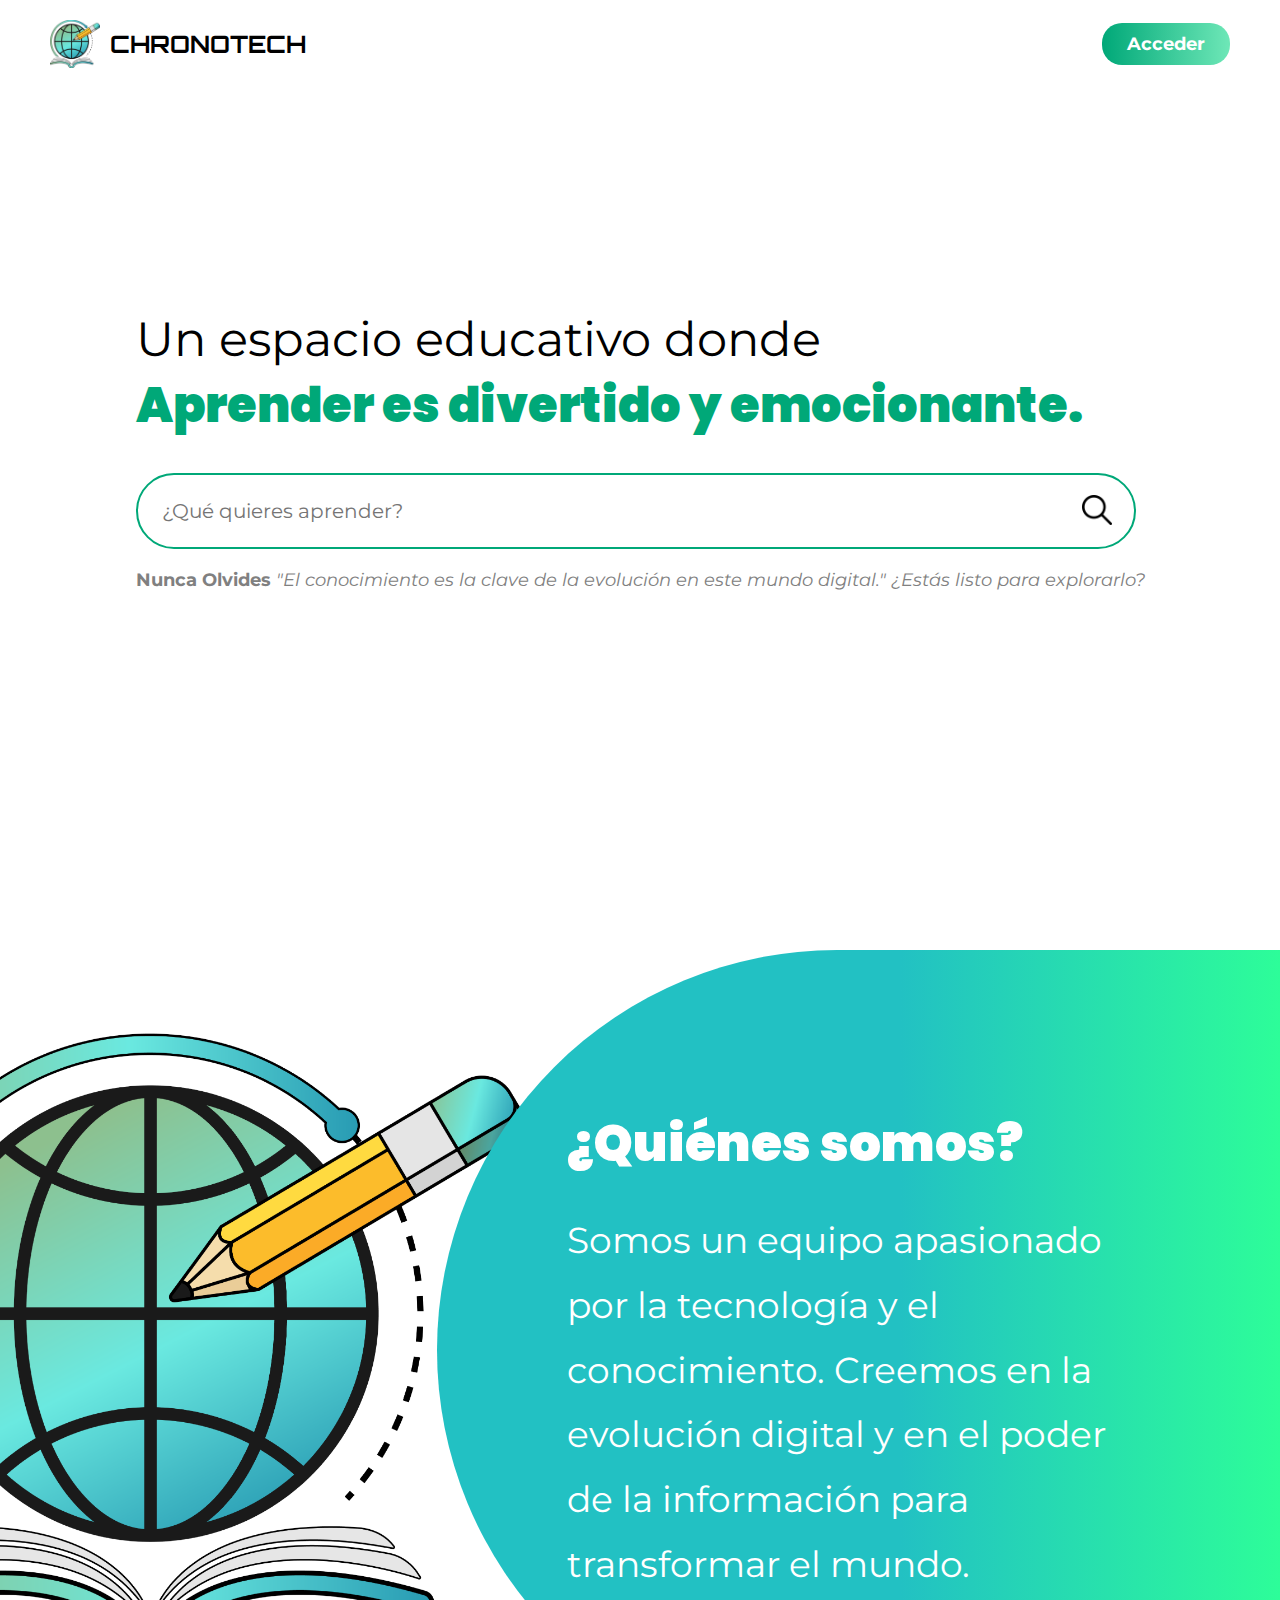
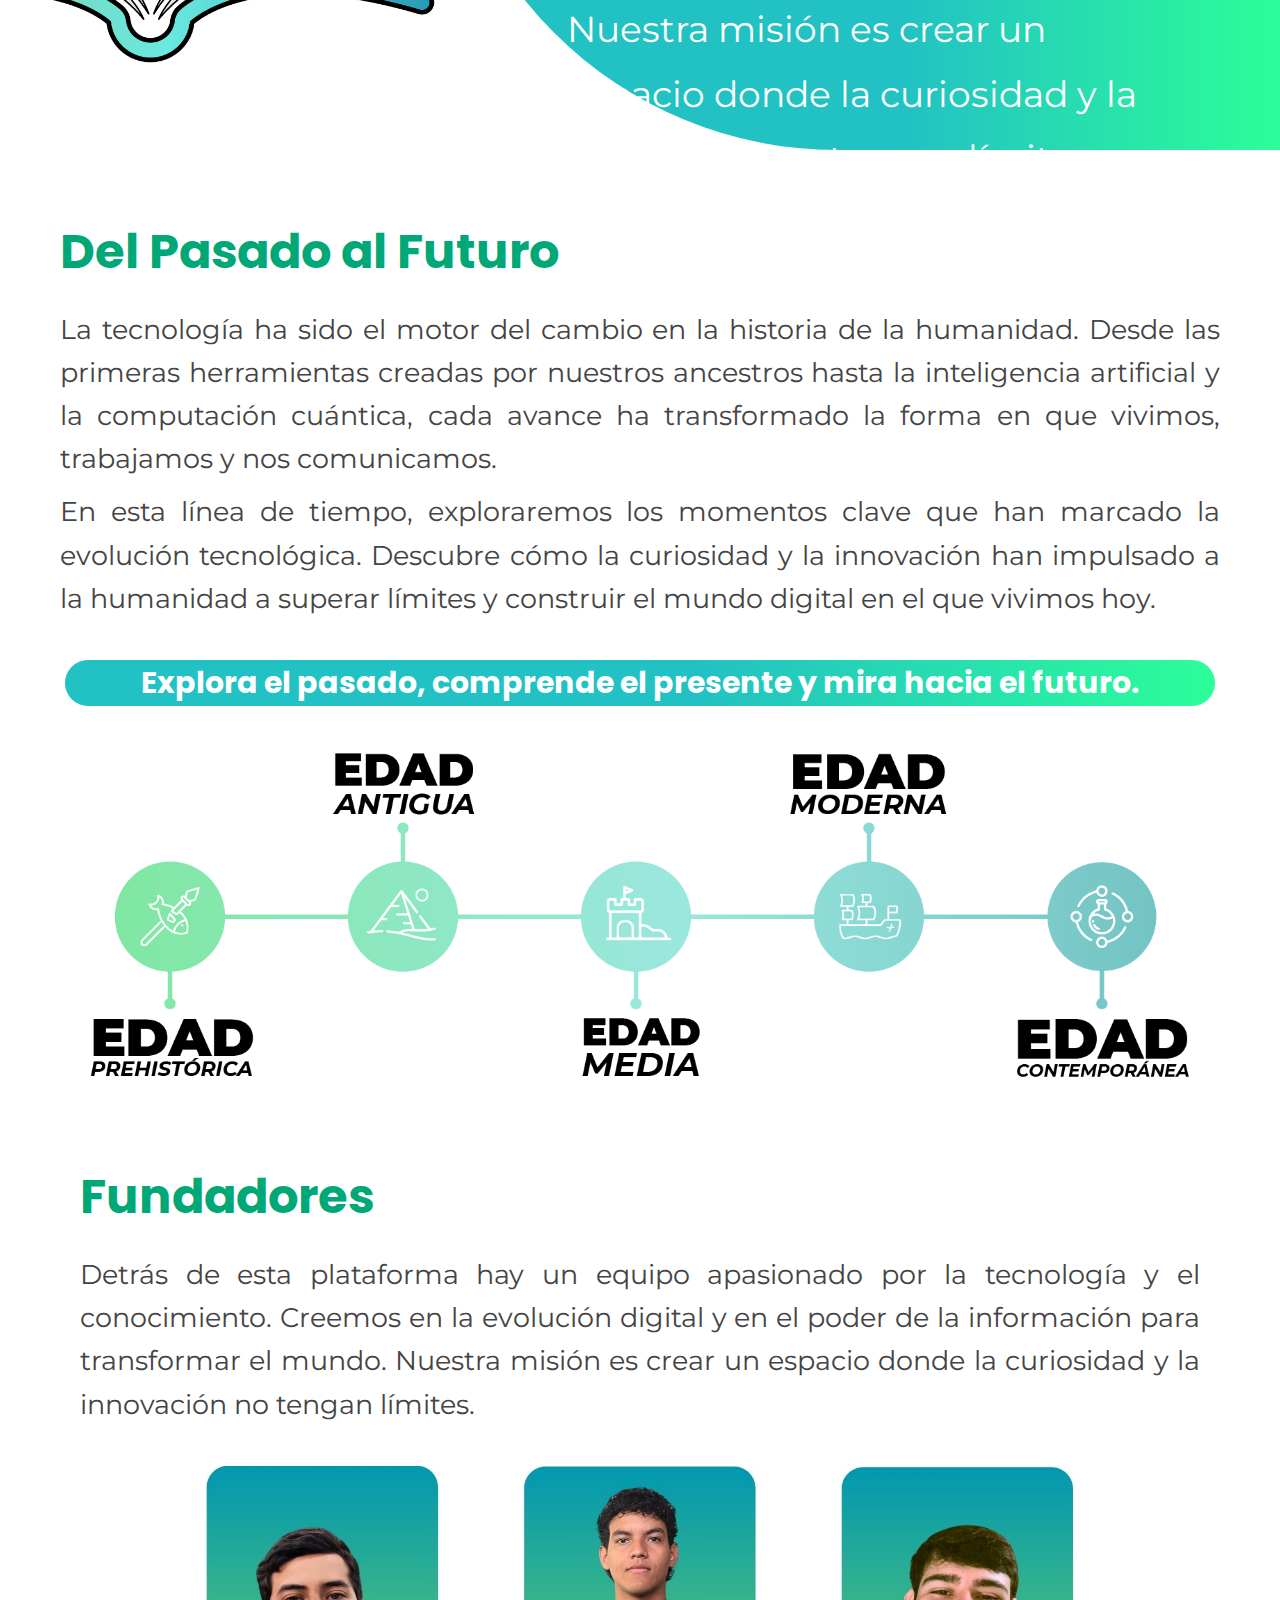
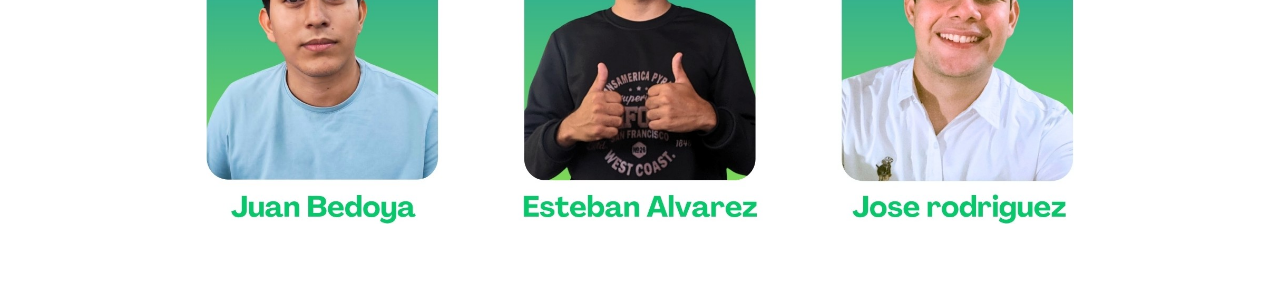
<file: index.html>
<!DOCTYPE html>
<html lang="es">
<head>
    <meta charset="UTF-8">
    <meta name="viewport" content="width=device-width, initial-scale=1.0">
    <title>Chronotech</title>
    <link rel="stylesheet" href="assets/css/pagina.css">
    <link href="https://fonts.googleapis.com/css2?family=Orbitron:wght@400;700&family=Poppins:wght@400;700&display=swap" rel="stylesheet">
</head>
<body>
    <section class="hero">
        <header>
            <div class="logo">
                <img src="./assets/img/logo.png" alt="Chronotech Logo">
                <h1>CHRONOTECH</h1>
            </div>
            <button class="login-button">Acceder</button>
        </header>

        <div class="content">
            <h2>Un espacio educativo donde</h2>
            <h2><span class="highlight">Aprender es divertido y emocionante.</span></h2>

            <div class="search-box">
                <input type="text" placeholder="¿Qué quieres aprender?">
                <button><img src="assets/img/search-icon.png" alt="Buscar"></button>
            </div>

            <p class="reminder"><strong>Nunca Olvides</strong> <em>"El conocimiento es la clave de la evolución en este mundo digital." ¿Estás listo para explorarlo?</em></p>
        </div>
    </section>

    <section class="about">
        <div class="about-content">
            <div class="about-image">
                <img src="assets/img/quienes.png" alt="Mundo digital y aprendizaje">
            </div>
            <div class="about-text">
                <h2><span class="highlight">¿Quiénes somos?</span></h2>
                <p>Somos un equipo apasionado por la tecnología y el conocimiento. Creemos en la evolución digital y en el poder de la información para transformar el mundo.</p>
                <p>Nuestra misión es crear un espacio donde la curiosidad y la innovación no tengan límites.</p>
            </div>
        </div>
    </section>

    <section class="timeline">
        <h2 class="timeline-title">Del Pasado al Futuro</h2>
        <p class="timeline-description">La tecnología ha sido el motor del cambio en la historia de la humanidad. Desde las primeras herramientas creadas por nuestros ancestros hasta la inteligencia artificial y la computación cuántica, cada avance ha transformado la forma en que vivimos, trabajamos y nos comunicamos.</p>
        <p class="timeline-description2">En esta línea de tiempo, exploraremos los momentos clave que han marcado la evolución tecnológica. Descubre cómo la curiosidad y la innovación han impulsado a la humanidad a superar límites y construir el mundo digital en el que vivimos hoy.</p>
        <h3 class="timeline-subtitle">Explora el pasado, comprende el presente y mira hacia el futuro.</h3>
        <img src="assets/img/linea.png" alt="Línea de tiempo tecnológica" class="timeline-image">
    </section>

    <section class="fundadores">
        <h2>Fundadores</h2>
        <p>
            Detrás de esta plataforma hay un equipo apasionado por la tecnología y el conocimiento.
            Creemos en la evolución digital y en el poder de la información para transformar el mundo.
            Nuestra misión es crear un espacio donde la curiosidad y la innovación no tengan límites.
        </p>
        <div class="imagen-fundadores">
            <img src="assets/img/fundadores.jpg" alt="Fundadores de la plataforma">
        </div>
    </section>

<script src="assets/js/pagina.js"></script>
</body>
</html>
</file>
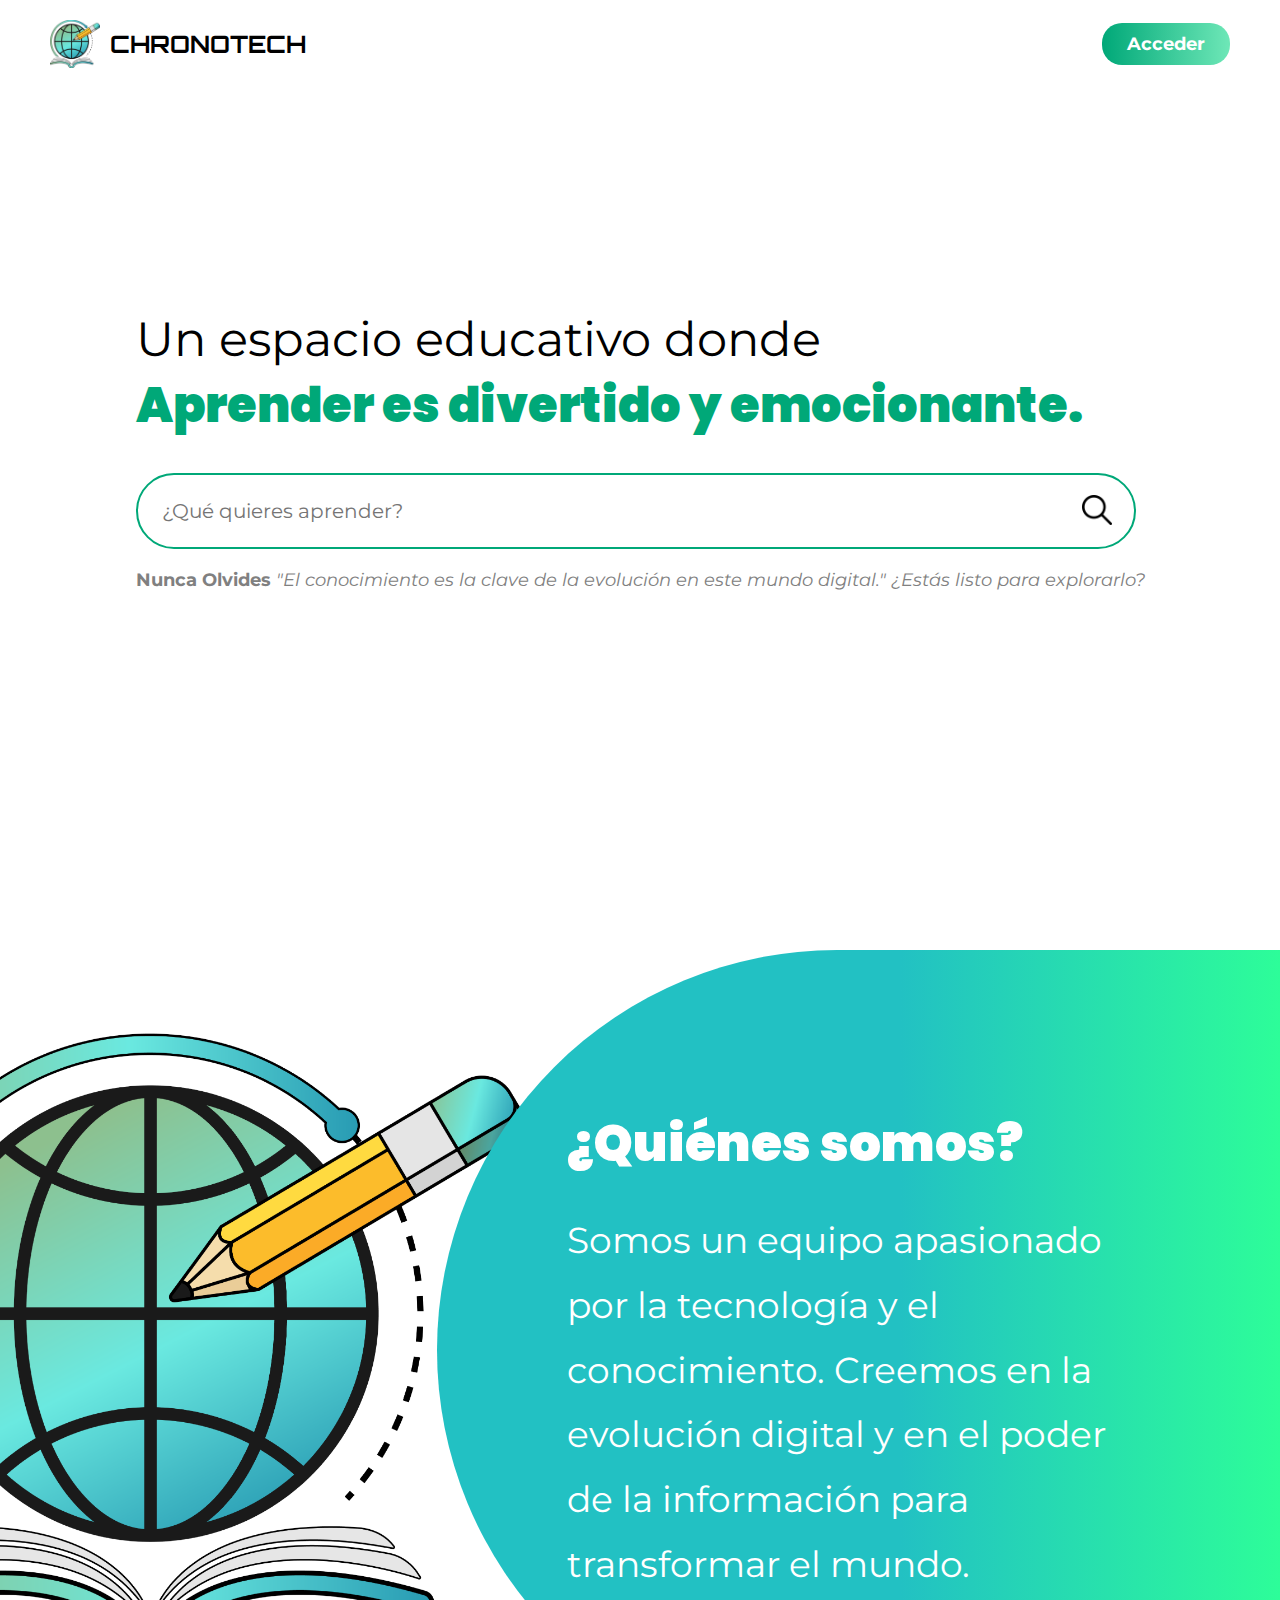
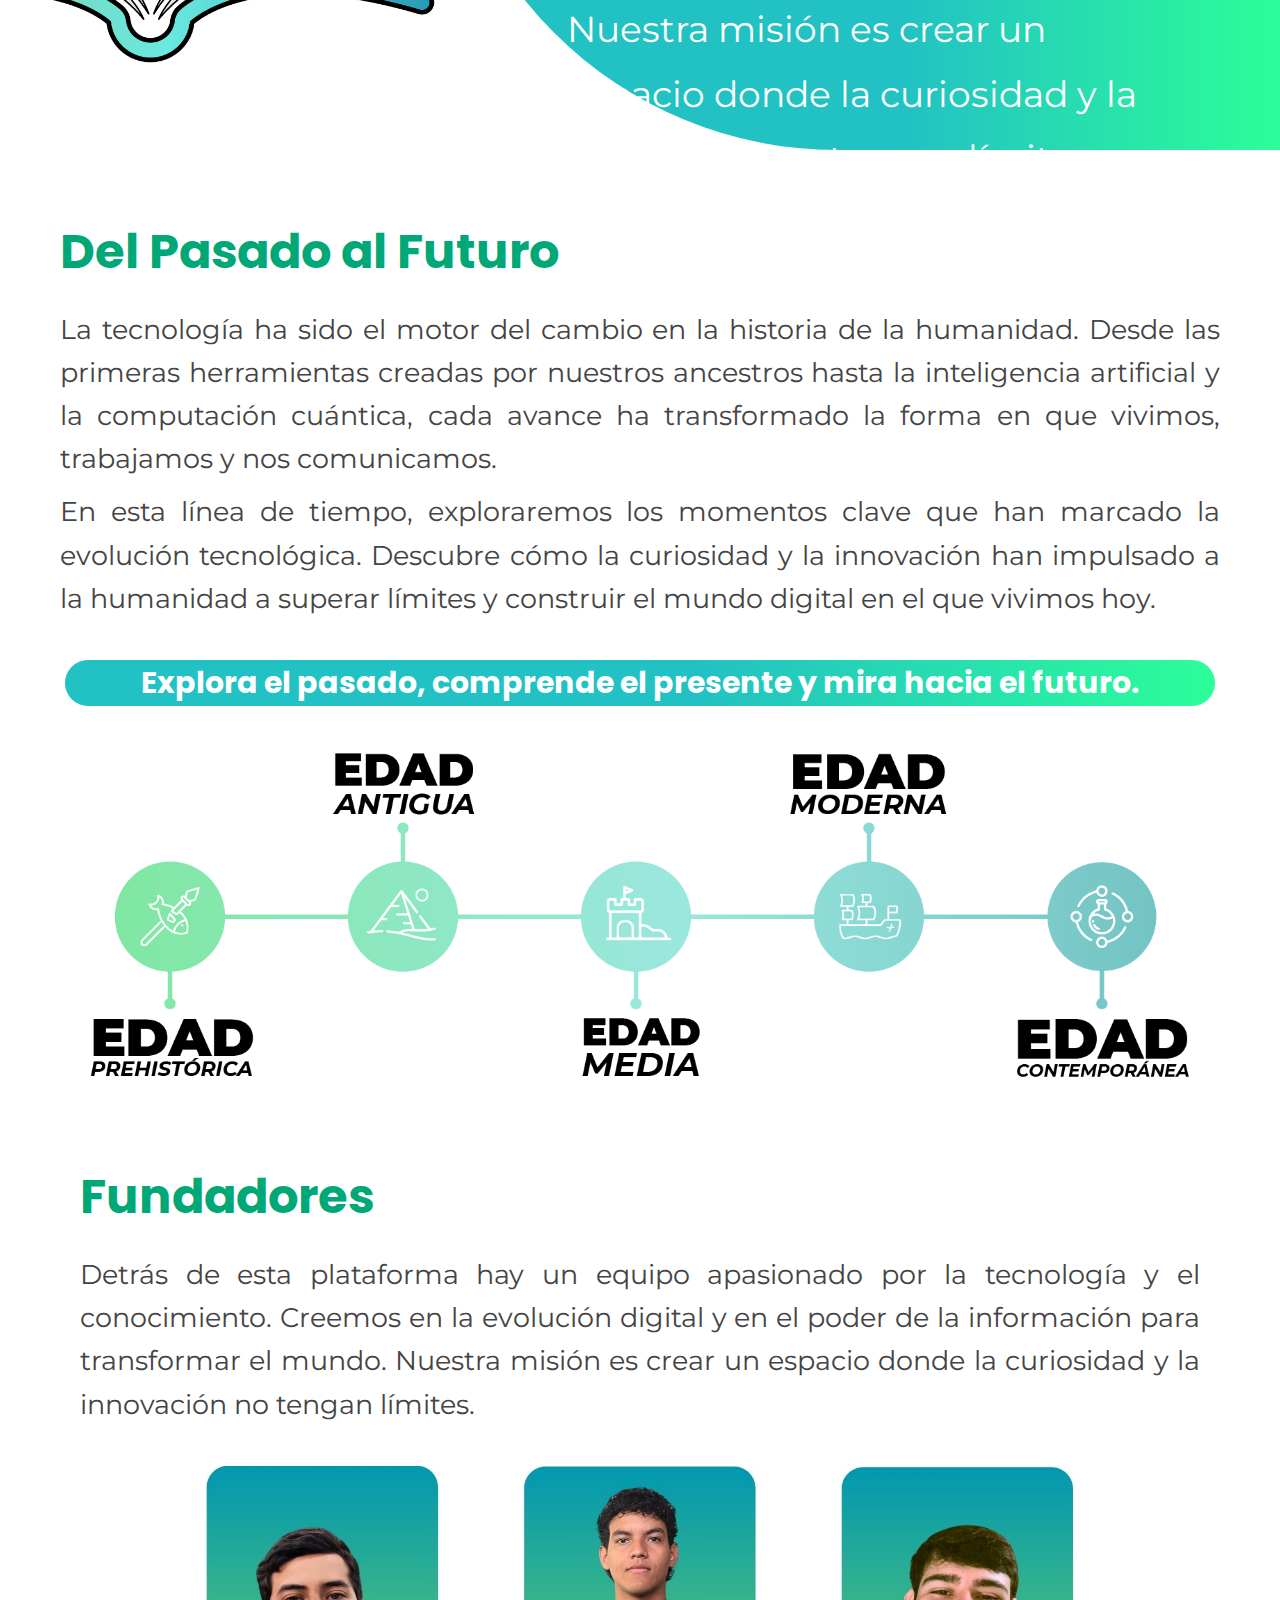
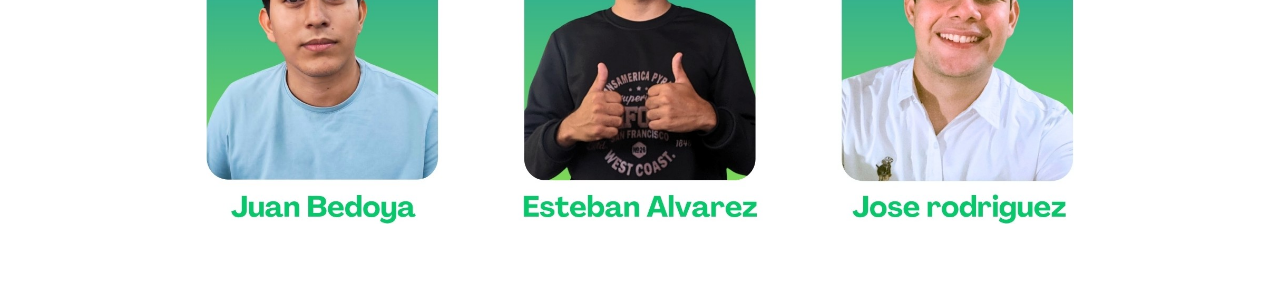
<file: dashboard.html>
<!DOCTYPE html>
<html lang="es">
<head>
  <meta charset="UTF-8">
  <title>Dashboard | Chronotech</title>
  <link href="https://fonts.googleapis.com/css?family=Poppins:600&display=swap" rel="stylesheet">
  <link rel="stylesheet" href="assets/css/dashboard.css">
</head>
<body>

  <!-- ENCABEZADO -->
  <header class="dash-header">
    <h1>Bienvenido, <span id="nombreUsuario"></span> a CHRONOTECH</h1>
    <button id="cerrarSesion">Cerrar sesión</button>
  </header>

  <!-- NUEVO MENÚ DE NAVEGACIÓN -->
  <nav class="dash-navbar">
    <ul class="nav-menu">
      <li><a href="#">Historia de la Tecnología</a></li>
      <li><a href="#">Evolución de Dispositivos</a></li>
      <li><a href="#">Curiosidades Tecnológicas</a></li>
      <li class="juegos-item">
        <a href="#">Juegos ⯆</a>
        <ul class="submenu-juegos">
          <li><a href="pares.html">Encuentra los pares</a></li>
          <li><a href="personaje.html">Adivina el personaje</a></li>
        </ul>
      </li>
    </ul>
  </nav>

  <!-- CONTENIDO OPCIONAL O ESPACIO VACÍO -->
  <main class="dash-main">
    <p>Selecciona una opción del menú para comenzar.</p>
  </main>

  <!-- PIE DE PÁGINA -->
  <footer class="dash-footer">
    <p><em>"La tecnología es mejor cuando une a las personas."</em> – Matt Mullenweg</p>
  </footer>

  <script src="assets/js/dashboard.js"></script>
</body>
</html>
</file>
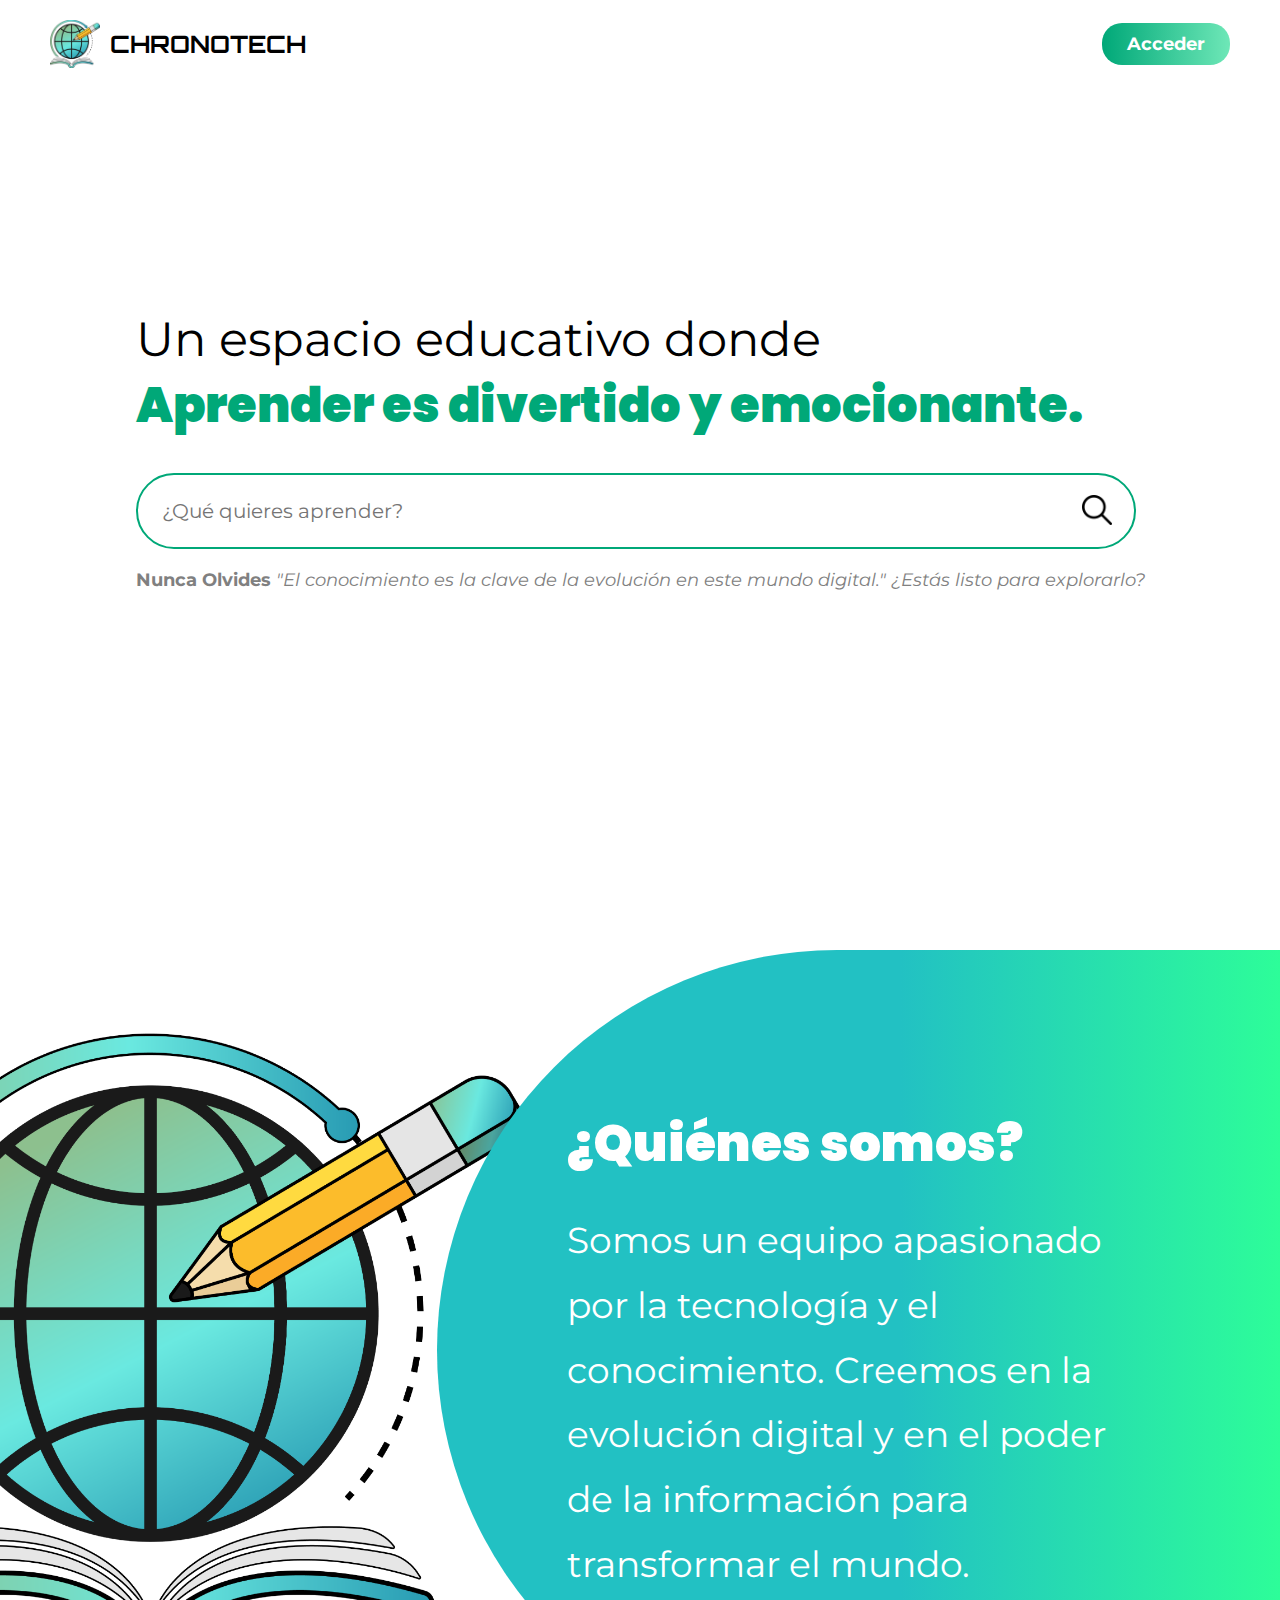
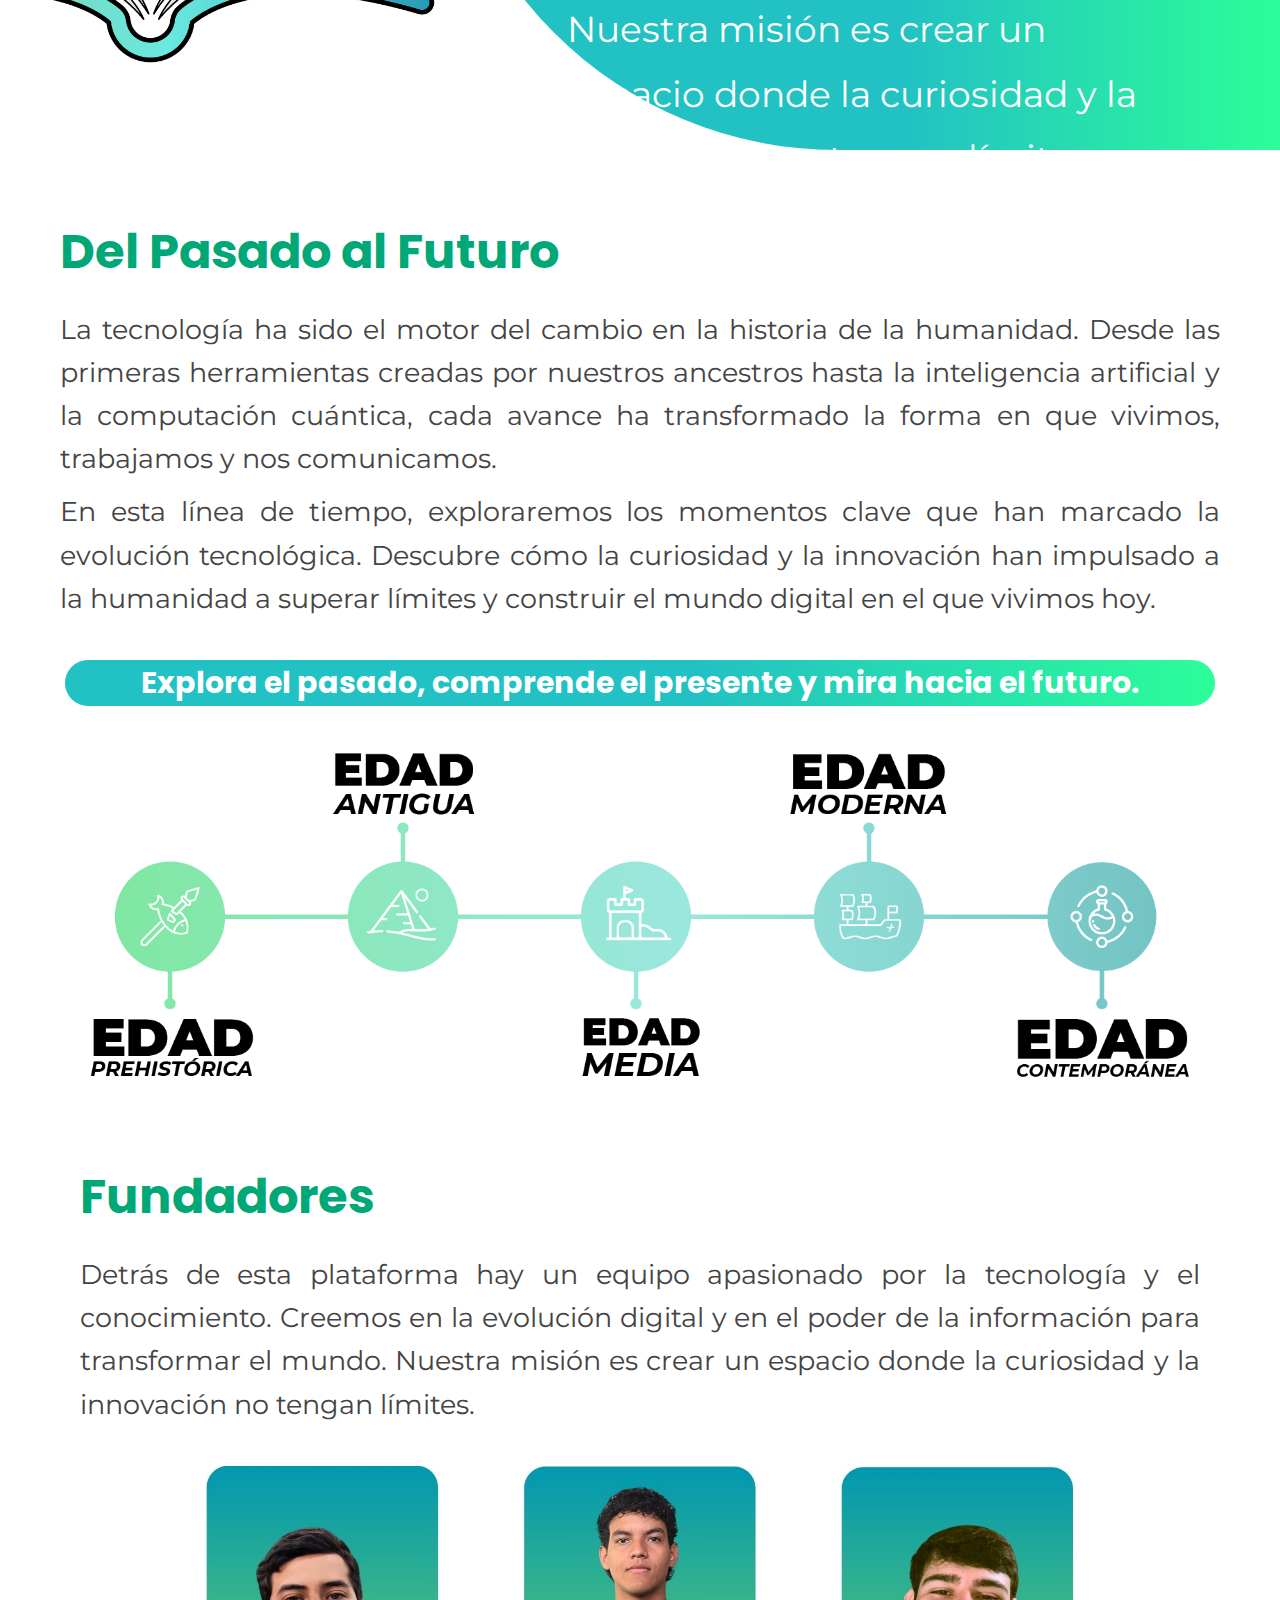
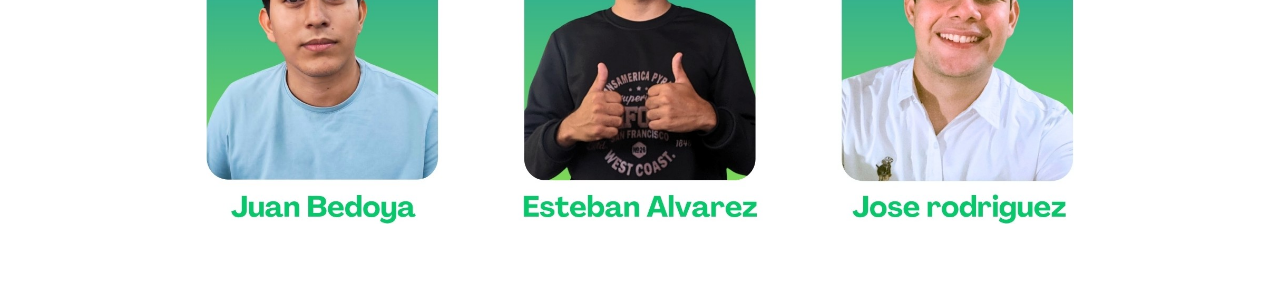
<file: pagina.html>
<!DOCTYPE html>
<html lang="es">
<head>
    <meta charset="UTF-8">
    <meta name="viewport" content="width=device-width, initial-scale=1.0">
    <title>Chronotech</title>
    <link rel="stylesheet" href="assets/css/pagina.css">
    <link href="https://fonts.googleapis.com/css2?family=Orbitron:wght@400;700&family=Poppins:wght@400;700&display=swap" rel="stylesheet">
</head>
<body>
    <section class="hero">
        <header>
            <div class="logo">
                <img src="assets/img/logo.png" alt="Chronotech Logo">
                <h1>CHRONOTECH</h1>
            </div>
            <button class="login-button">Acceder</button>
        </header>

        <div class="content">
            <h2>Un espacio educativo donde</h2>
            <h2><span class="highlight">Aprender es divertido y emocionante.</span></h2>

            <div class="search-box">
                <input type="text" placeholder="¿Qué quieres aprender?">
                <button><img src="assets/img/search-icon.png" alt="Buscar"></button>
            </div>

            <p class="reminder"><strong>Nunca Olvides</strong> <em>"El conocimiento es la clave de la evolución en este mundo digital." ¿Estás listo para explorarlo?</em></p>
        </div>
    </section>

    <section class="about">
        <div class="about-content">
            <div class="about-image">
                <img src="assets/img/Quienes.png" alt="Mundo digital y aprendizaje">
            </div>
            <div class="about-text">
                <h2><span class="highlight">¿Quiénes somos?</span></h2>
                <p>Somos un equipo apasionado por la tecnología y el conocimiento. Creemos en la evolución digital y en el poder de la información para transformar el mundo.</p>
                <p>Nuestra misión es crear un espacio donde la curiosidad y la innovación no tengan límites.</p>
            </div>
        </div>
    </section>

    <section class="timeline">
        <h2 class="timeline-title">Del Pasado al Futuro</h2>
        <p class="timeline-description">La tecnología ha sido el motor del cambio en la historia de la humanidad. Desde las primeras herramientas creadas por nuestros ancestros hasta la inteligencia artificial y la computación cuántica, cada avance ha transformado la forma en que vivimos, trabajamos y nos comunicamos.</p>
        <p class="timeline-description2">En esta línea de tiempo, exploraremos los momentos clave que han marcado la evolución tecnológica. Descubre cómo la curiosidad y la innovación han impulsado a la humanidad a superar límites y construir el mundo digital en el que vivimos hoy.</p>
        <h3 class="timeline-subtitle">Explora el pasado, comprende el presente y mira hacia el futuro.</h3>
        <img src="assets/img/linea.png" alt="Línea de tiempo tecnológica" class="timeline-image">
    </section>

    <section class="fundadores">
        <h2>Fundadores</h2>
        <p>
            Detrás de esta plataforma hay un equipo apasionado por la tecnología y el conocimiento.
            Creemos en la evolución digital y en el poder de la información para transformar el mundo.
            Nuestra misión es crear un espacio donde la curiosidad y la innovación no tengan límites.
        </p>
        <div class="imagen-fundadores">
            <img src="assets/img/fundadores.jpg" alt="Fundadores de la plataforma">
        </div>
    </section>

<script src="assets/js/pagina.js"></script>
</body>
</html>
</file>
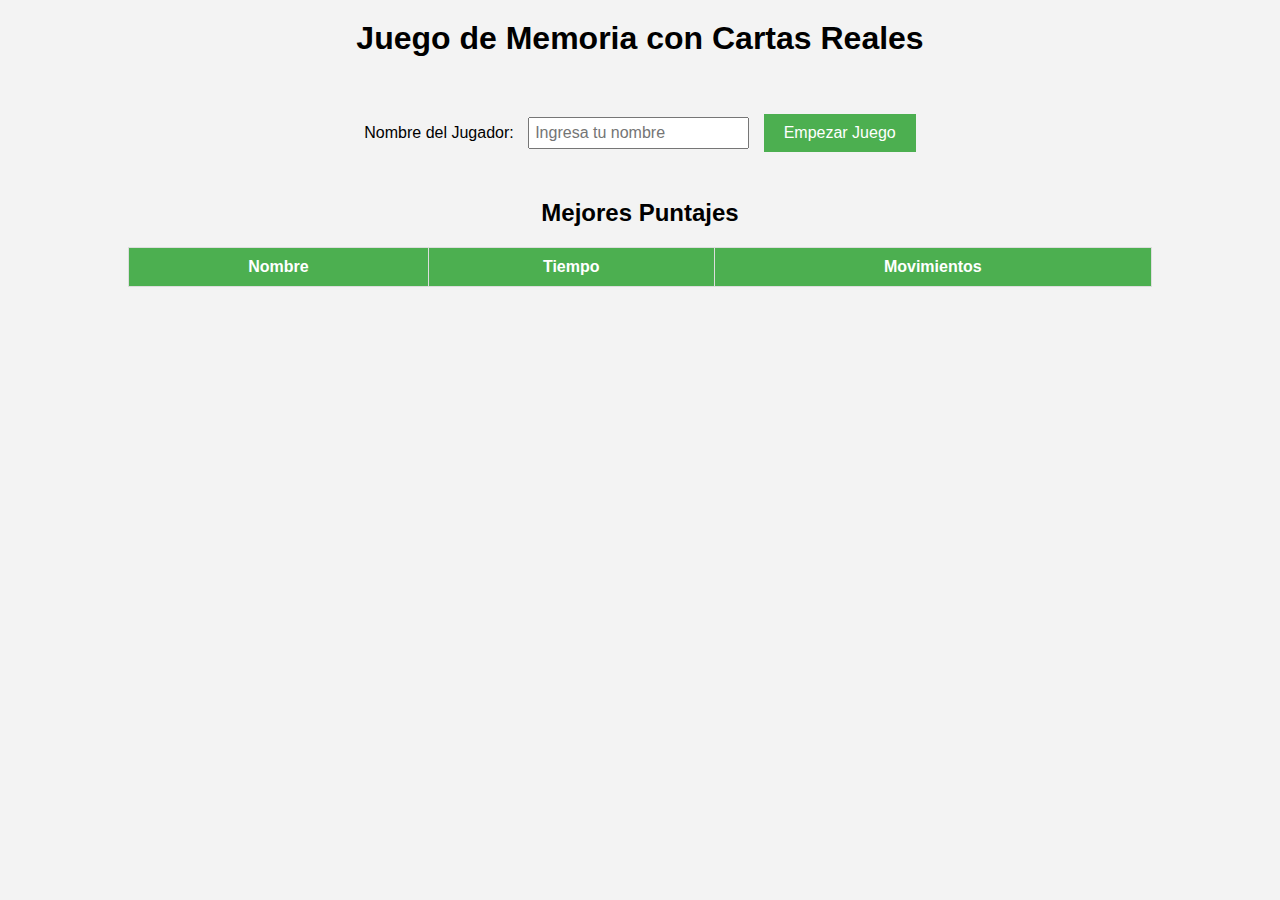
<file: pares.html>
<!DOCTYPE html>
<html lang="es">
<head>
  <meta charset="UTF-8">
  <meta name="viewport" content="width=device-width, initial-scale=1.0">
  <title>Juego de Memoria</title>
  <link rel="stylesheet" href="assets/css/pares.css">
  <script src="https://code.jquery.com/jquery-3.6.0.min.js"></script>
</head>
<body>
  <h1>Juego de Memoria con Cartas Reales</h1>
  <div id="player-info">
    <label for="player-name">Nombre del Jugador:</label>
    <input type="text" id="player-name" placeholder="Ingresa tu nombre" required>
    <button id="start-game">Empezar Juego</button>
  </div>
  
  <div id="status" style="display:none;">
    <p id="moves">Movimientos: 0</p>
    <p id="timer">Tiempo: 00:00</p>
  </div>
  
  <div class="grid" id="game-board" style="display:none;"></div>

  <!-- Modal de victoria -->
  <div id="victory-modal" style="display:none;">
    <p>¡Felicidades, <span id="player-record-name"></span>! Has encontrado todas las parejas.</p>
    <p>Tiempo: <span id="player-record-time"></span></p>
    <p>Movimientos: <span id="player-record-moves"></span></p>
    <button id="restart">Reiniciar Juego</button>
    <button id="register-another">Registrar Otro Jugador</button>
  </div>

  <!-- Tabla de mejores puntajes -->
  <h2>Mejores Puntajes</h2>
  <table id="leaderboard">
    <thead>
      <tr>
        <th>Nombre</th>
        <th>Tiempo</th>
        <th>Movimientos</th>
      </tr>
    </thead>
    <tbody></tbody>
  </table>

  <script src="assets/js/pares.js"></script>
</body>
</html>
</file>
<file: assets/css/pares.css>
body {
    font-family: Arial, sans-serif;
    text-align: center;
    background-color: #f3f3f3;
    margin: 0;
    padding: 0;
  }
  
  h1 {
    margin: 20px 0;
  }
  
  #player-info {
    margin-top: 50px;
  }
  
  #player-name {
    padding: 5px;
    margin: 10px;
    font-size: 16px;
  }
  
  #start-game {
    padding: 10px 20px;
    font-size: 16px;
    background-color: #4CAF50;
    color: white;
    border: none;
    cursor: pointer;
  }
  
  #start-game:hover {
    background-color: #45a049;
  }
  
  #status {
    margin-bottom: 20px;
  }
  
  #moves, #timer {
    font-size: 18px;
  }
  
  .grid {
    display: grid;
    grid-template-columns: repeat(4, 120px);
    grid-gap: 20px;
    justify-content: center;
    margin-top: 20px;
  }
  
  .card {
    width: 120px;
    height: 150px;
    cursor: pointer;
    border-radius: 8px;
    box-shadow: 0 2px 5px rgba(0,0,0,0.3);
    transition: transform 0.2s, opacity 0.2s;
  }
  
  .card:hover {
    transform: scale(1.05);
  }
  
  .card img {
    width: 100%;
    height: 100%;
    border-radius: 8px;
  }
  
  #victory-modal {
    background-color: rgba(0, 0, 0, 0.7);
    color: white;
    padding: 20px;
    position: fixed;
    top: 50%;
    left: 50%;
    transform: translate(-50%, -50%);
    border-radius: 10px;
    text-align: center;
  }
  
  #restart, #register-another {
    background-color: #4CAF50;
    color: white;
    border: none;
    padding: 10px 20px;
    cursor: pointer;
    margin: 10px;
  }
  
  #restart:hover, #register-another:hover {
    background-color: #45a049;
  }
  
  h2 {
    margin-top: 40px;
  }
  
  #leaderboard {
    width: 80%;
    margin: 20px auto;
    border-collapse: collapse;
  }
  
  #leaderboard th, #leaderboard td {
    border: 1px solid #ddd;
    padding: 10px;
  }
  
  #leaderboard th {
    background-color: #4CAF50;
    color: white;
  }
  
  @media (max-width: 600px) {
    .grid {
      grid-template-columns: repeat(3, 120px);
    }
  }
</file>
<file: assets/css/pagina.css>
/* Importar las fuentes */
@import url('https://fonts.googleapis.com/css2?family=Orbitron:wght@400;700&family=Poppins:wght@900&family=Montserrat:wght@400;700&display=swap');

/* Reset básico */
* {
    margin: 0;
    padding: 0;
    box-sizing: border-box;
    font-family: 'Montserrat', sans-serif; /* Fuente principal */
}

/* Sección principal que ocupa toda la pantalla */
.hero {
    width: 100%;
    height: 100vh; /* Toda la altura de la pantalla */
    display: flex;
    flex-direction: column;
    justify-content: center; /* Centra verticalmente */
    align-items: center; /* Centra horizontalmente */
    padding: 20px;
}

/* Encabezado (logo + botón acceder) */
header {
    width: 100%;
    display: flex;
    justify-content: space-between;
    align-items: center;
    padding: 20px 50px;
    position: absolute;
    top: 0;
}

.logo {
    display: flex;
    align-items: center;
}

.logo img {
    width: 50px;
    margin-right: 10px;
}

/* Mantener Orbitron solo en CHRONOTECH */
h1 {
    font-family: 'Orbitron', sans-serif;
    font-size: 24px;
    font-weight: bold;
}

/* Botón de acceso */
.login-button {
    background: linear-gradient(to right, #00A878, #6EE7B7);
    border: none;
    padding: 10px 25px;
    color: white;
    font-size: 18px;
    font-weight: bold;
    border-radius: 20px;
    cursor: pointer;
    transition: 0.3s;
}

.login-button:hover {
    opacity: 0.8;
}

/* Contenido principal */
.content {
    max-width: 100%z;
    display: flex;
    flex-direction: column;
    align-items: flex-start; /* Alinea a la izquierda */
}

h2 {
    font-size: 48px;
    font-weight: normal;
    margin: 1px 0;
    text-align: left; /* Asegurar alineación izquierda */
}

/* Estilos del texto resaltado */
.highlight {
    font-weight: 900; /* Black */
    color: #00A878;
    font-family: 'Poppins', sans-serif;
    text-align: left;
}

.text-container {
    display: flex;
    flex-direction: column;
    align-items: flex-start; /* Alineado a la izquierda */
    width: 90%;
    max-width: 900px; /* Igual al cuadro de búsqueda */
}

/* Estilos del título */
.text-container h2 {
    font-size: 36px;
    font-weight: normal;
    margin: 5px 0;
    text-align: left; /* Asegurar alineación izquierda */
}

/* Estilos del texto resaltado */
.text-container .highlight {
    font-weight: 900; /* Black */
    color: #00A878;
    font-family: 'Poppins', sans-serif;
    text-align: left;
}

/* Caja de búsqueda */
.search-box {
    margin-top: 30px;
    display: flex;
    justify-content: center;
    align-items: center;
    border: 2px solid #00A878;
    border-radius: 60px; /* Bordes ligeramente redondeados */
    width: 100%;
    max-width: 1000px; /* Aumentado a 800px */
    padding: 12px;
}

/* Campo de texto dentro de la búsqueda */
.search-box input {
    border: none;
    outline: none;
    font-size: 20px;
    width: 100%; /* Para que ocupe más espacio */
    padding: 12px;
    color: #666;
    font-family: 'Montserrat', sans-serif;
}

/* Botón de búsqueda */
.search-box button {
    background: none;
    border: none;
    cursor: pointer;
}

/* Icono de búsqueda */
.search-box img {
    width: 30px;
    margin-right: 10px;
}

/* Frase motivacional */
.reminder {
    font-size: 18px;
    margin-top: 20px;
    color: gray;
}

/* Sección "¿Quiénes somos?" */
.about {
    width: 100%;
    height: 100vh; /* Toda la pantalla */
    display: flex;
    align-items: center; /* Alineado arriba */
    justify-content: flex-end; /* Alineado a la izquierda */
    vertical-align: middle;
    background-color: #fff;
    padding: 0px;
}

.about-content {
    display: flex;
    align-items: center;
    justify-content: center;
    max-width: 1920px;
    width: 100%;
    gap: 0px;
    margin: 0px 0px 0px 0px
}

/* Imagen alineada a la izquierda */
.about-image {
    flex: 2.1;
    vertical-align: middle;
}

.about-image img {
    width: 120%;
    max-width: 700px;
}

/* Contenedor de texto alineado a la izquierda */
.about-text {
    flex: 2.8;
    background: rgb(45,253,153);
    background: linear-gradient(270deg, rgba(45,253,153,1) 0%, rgba(34,193,195,1) 45%);
    vertical-align: middle;
    width: 1200px;
    height: 800px;
    padding: 130px;
    border-radius: 450px 0px 0px 450px
}

/* Título */
.about-text h2 {
    font-size: 50px;
    font-family: 'Poppins', sans-serif;
    font-weight: 900;
    margin-bottom: 2px;
    line-height: 2.5;
    border-radius: 0%;
}

/* Destacado en color */
.about-text .highlight {
    color: #ffffff;
}

/* Párrafos alineados a la izquierda */
.about-text p {
    font-size: 36px;
    color: #ffffff;
    line-height: 1.8;
    font-family: 'Montserrat', sans-serif;
    max-width: 1920px;
    text-align: left;
}

/* Importar fuentes */
@import url('https://fonts.googleapis.com/css2?family=Orbitron:wght@400;700&family=Poppins:wght@400;700&display=swap');

/* Sección "Del Pasado al Futuro" */
.timeline {
    width: 100%;
    height: 100vh; /* Toda la pantalla */
    display: flex;
    flex-direction: column;
    justify-content: center; /* Centra verticalmente */
    background: white;
}

.timeline-title {
    font-size: 48px;
    font-weight: bold;
    color: #00A878;
    margin-bottom: 20px;
    margin-left: 60px;
    font-family: 'poppins', sans-serif;
}

.timeline-description {
    font-size: 27px;
    color: #444;
    max-width: 900px;
    line-height: 1.6;
    font-family: 'Montserrat', sans-serif;
    max-width: 1920px;
    margin-left: 60px;
    margin-right: 60px;
    text-align: justify;
}

.timeline-description2 {
    font-size: 27px;
    color: #444;
    max-width: 900px;
    line-height: 1.6;
    font-family: 'Montserrat', sans-serif;
    max-width: 1920px;
    margin-top: 10px;
    text-align: justify;
    margin-left: 60px;
    margin-right: 60px;
    margin-bottom: 40px;

}

.timeline-subtitle {
    display: block;
    margin: 0 auto;
    font-size: 30px;
    font-weight: bold;
    color: white;
    text-align: center;
    background: linear-gradient(270deg, rgba(45,253,153,1) 0%, rgba(34,193,195,1) 45%); 
    width: 1150px;
    font-family: 'poppins', sans-serif;
    margin-bottom: 40px;
    border-radius: 470px 470px 470px 470px

}

.timeline-image {
    display: block;
    margin: 0 auto;
    width: 1100px;
}
.fundadores {
  text-align: center;
  padding: 60px 20px;
  background-color: #fff;
  font-family: 'poppins', sans-serif;
}

.fundadores h2 {
  font-size: 48px;
    font-weight: bold;
    color: #00A878;
    margin-bottom: 20px;
    margin-left: 60px;
    font-family: 'poppins', sans-serif;
}

.fundadores p {
  font-size: 27px;
    color: #444;
    max-width: 900px;
    line-height: 1.6;
    font-family: 'Montserrat', sans-serif;
    max-width: 1920px;
    margin-left: 60px;
    margin-right: 60px;
    text-align: justify;
    margin-bottom: 40px;
}

.imagen-fundadores img {
  max-width: 70%;
  height: auto;
}

/* Tablet (<= 1024px) */
@media screen and (max-width: 1024px) {
  .about {
    flex-direction: column;
    height: auto;
    padding: 20px;
  }

  .about-content {
    flex-direction: column;
    gap: 20px;
  }

  .about-image img {
    width: 100%;
    max-width: 500px;
  }

  .about-text {
    width: 100%;
    height: auto;
    padding: 40px;
    border-radius: 40px;
    text-align: center;
  }

  .timeline-subtitle {
    width: 90%;
    font-size: 24px;
    padding: 10px;
  }

  .timeline-image {
    width: 90%;
  }

  .timeline-description,
  .timeline-description2,
  .fundadores p {
    margin-left: 20px;
    margin-right: 20px;
    font-size: 22px;
  }

  .timeline-title,
  .fundadores h2 {
    font-size: 36px;
    margin-left: 20px;
  }
}

/* Móviles (<= 768px) */
@media screen and (max-width: 768px) {
  header {
    flex-direction: column;
    padding: 10px 20px;
  }

  .login-button {
    margin-top: 10px;
    padding: 8px 20px;
    font-size: 16px;
  }

  .content,
  .text-container {
    align-items: center;
    text-align: center;
  }

  .text-container h2,
  .text-container .highlight {
    font-size: 28px;
  }

  .search-box {
    flex-direction: column;
    padding: 10px;
  }

  .search-box input {
    font-size: 16px;
    padding: 10px;
  }

  .search-box img {
    width: 24px;
    margin: 10px 0;
  }

  .about-text h2 {
    font-size: 32px;
    line-height: 1.4;
  }

  .about-text p {
    font-size: 20px;
  }

  .timeline-title,
  .fundadores h2 {
    font-size: 30px;
    margin-left: 10px;
  }

  .timeline-description,
  .timeline-description2,
  .fundadores p {
    font-size: 18px;
  }

  .timeline-subtitle {
    font-size: 20px;
    width: 90%;
  }

  .timeline-image {
    width: 100%;
  }

  .imagen-fundadores img {
    max-width: 100%;
  }
}

/* Extra pequeños (<= 480px) */
@media screen and (max-width: 480px) {
  .logo img {
    width: 40px;
  }

  h1 {
    font-size: 18px;
  }

  .login-button {
    font-size: 14px;
    padding: 6px 16px;
  }

  .about-text {
    padding: 20px;
    border-radius: 30px;
  }

  .about-text h2 {
    font-size: 26px;
  }

  .about-text p {
    font-size: 18px;
  }

  .timeline-title,
  .fundadores h2 {
    font-size: 26px;
  }

  .timeline-description,
  .timeline-description2,
  .fundadores p {
    font-size: 16px;
    margin: 0 10px;
  }
}
</file>
<file: assets/css/dashboard.css>
/* Reset y fuente principal */
* {
  margin: 0;
  padding: 0;
  box-sizing: border-box;
  font-family: 'Poppins', sans-serif;
}

body {
  background: #f0f0f0;
  color: #333;
  text-align: center;
  min-height: 100vh;
  display: flex;
  flex-direction: column;
}

/* Encabezado con degradado personalizado */
.dash-header {
  background: #ffffff;
  color: rgb(100, 229, 67);
  padding: 10px 20px;
  display: flex;
  justify-content: space-between;
  align-items: center;
  animation: fadeHeader 0.8s ease-in-out forwards;
}

.dash-header h1 {
  font-size: 24px;
}

#cerrarSesion {
  padding: 10px 20px;
  border: none;
  background: white;
  color: #14ed57;
  border-radius: 20px;
  font-weight: bold;
  cursor: pointer;
  transition: 0.3s;
}

#cerrarSesion:hover {
  background: #14ed57;
  color: white;
}

/* NUEVO MENÚ DE NAVEGACIÓN SUPERIOR */
.dash-navbar {
  background-color: #ffffff;
  box-shadow: 0 2px 8px rgba(0,0,0,0.1);
  padding: 0 20px;
}

.nav-menu {
  list-style: none;
  display: flex;
  justify-content: center;
  align-items: center;
  gap: 40px;
  padding: 20px 0;
  margin: 0;
  font-size: 18px;
}

.nav-menu li {
  position: relative;
}

.nav-menu a {
  text-decoration: none;
  color: rgb(100, 229, 67);;
  font-weight: bold;
  transition: color 0.3s ease;
}

.nav-menu a:hover {
  color: #14ed57;
}

/* SUBMENÚ JUEGOS */
.submenu-juegos {
  position: absolute;
  top: 100%;
  left: 0;
  background: white;
  border-radius: 10px;
  box-shadow: 0 4px 12px rgba(0,0,0,0.1);
  display: none;
  flex-direction: column;
  min-width: 220px;
  padding: 10px 0;
  z-index: 1000;
}

.submenu-juegos li {
  padding: 10px 20px;
  white-space: nowrap;
}

.submenu-juegos li a {
  color: #333;
  font-weight: normal;
  transition: 0.3s;
}

.submenu-juegos li a:hover {
  color: white;
  background: linear-gradient(to right, #43d8d8, #14ed57);
  border-radius: 8px;
  padding: 10px 15px;
  display: block;
}

/* MOSTRAR SUBMENÚ AL HACER HOVER */
.juegos-item:hover .submenu-juegos {
  display: flex;
}

/* CONTENIDO PRINCIPAL OPCIONAL */
.dash-main {
  flex-grow: 1;
  display: flex;
  justify-content: center;
  align-items: center;
  padding: 40px 20px;
  font-size: 20px;
  color: #555;
  min-height: 300px;
}
</file>
